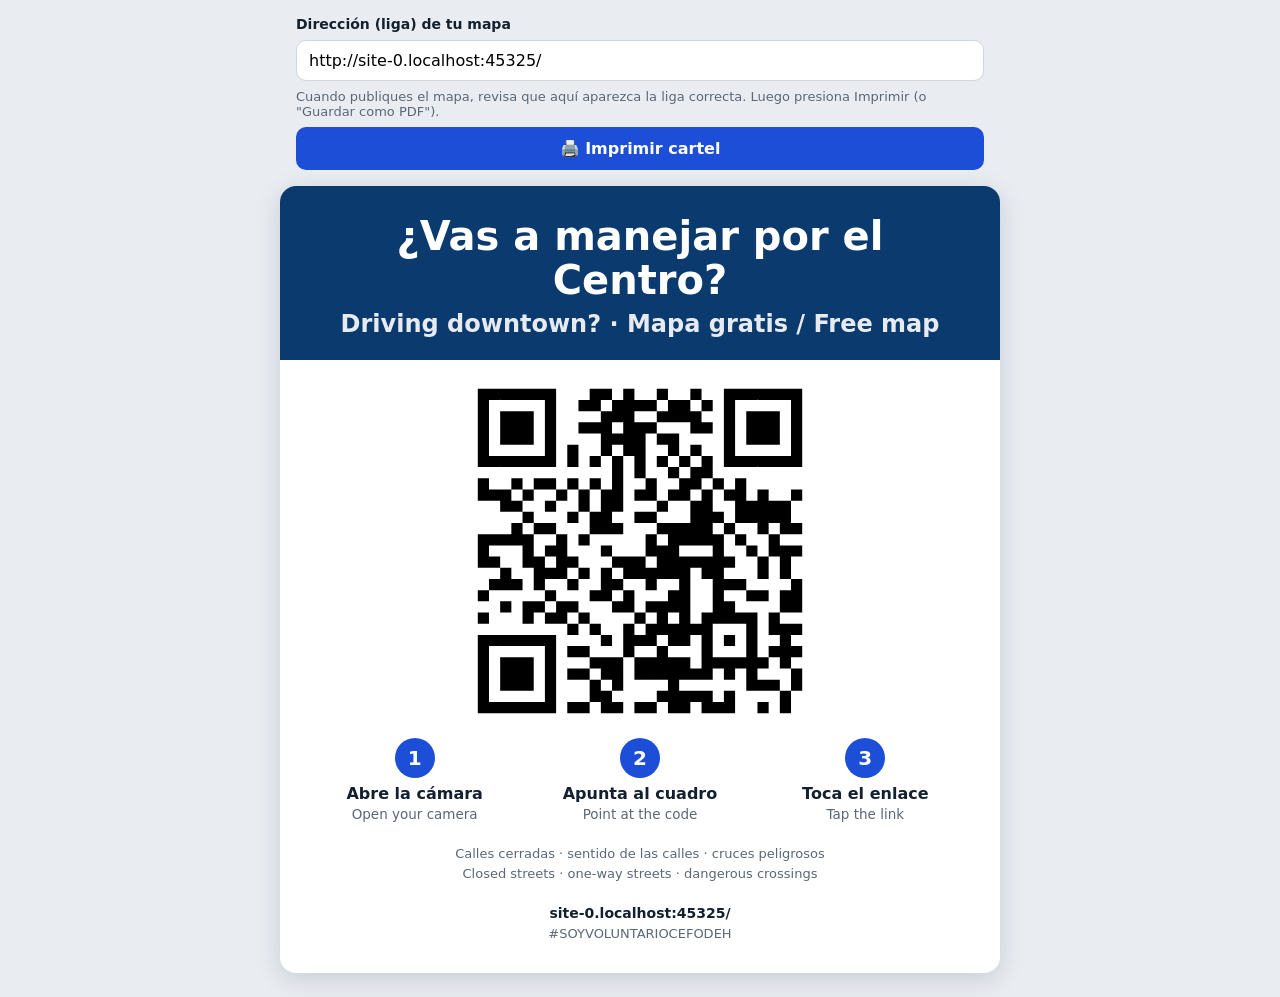
<file: qr.html>
<!doctype html>
<html lang="es">
<head>
<meta charset="utf-8">
<meta name="viewport" content="width=device-width, initial-scale=1">
<title>Cartel QR · Circulación segura</title>
<meta name="robots" content="noindex">
<style>
  :root { --azul: #0b3a6e; --azul-2: #1d4ed8; --tinta: #13202f; --gris: #5b6776; }
  * { box-sizing: border-box; }
  [hidden] { display: none !important; }
  body { margin: 0; font-family: system-ui, -apple-system, "Segoe UI", Roboto, Arial, sans-serif; color: var(--tinta); background: #e9edf2; }
  .ctrl { max-width: 720px; margin: 0 auto; padding: 16px; display: grid; gap: 8px; }
  .ctrl label { font-weight: 700; font-size: 14px; }
  .ctrl input { font: inherit; font-size: 16px; padding: 10px 12px; border: 1px solid #cfd6de; border-radius: 10px; width: 100%; }
  .ctrl button { font: inherit; font-weight: 700; border: 0; border-radius: 10px; padding: 12px; background: var(--azul-2); color: #fff; cursor: pointer; }
  .ctrl p { margin: 0; font-size: 13px; color: var(--gris); }
  .cartel {
    width: 100%; max-width: 720px; margin: 0 auto 24px; background: #fff; border-radius: 16px; overflow: hidden;
    box-shadow: 0 6px 24px rgba(15,30,50,.15);
  }
  .cab { background: var(--azul); color: #fff; padding: 28px 28px 22px; text-align: center; }
  .cab h1 { margin: 0; font-size: clamp(26px, 6vw, 40px); line-height: 1.1; }
  .cab h2 { margin: 8px 0 0; font-size: clamp(17px, 4vw, 24px); font-weight: 600; opacity: .9; }
  .cuerpo { padding: 26px 28px 30px; text-align: center; }
  #qr { width: min(330px, 80%); margin: 0 auto; }
  #qr svg { width: 100%; height: auto; display: block; }
  .pasos { display: grid; grid-template-columns: repeat(3, 1fr); gap: 12px; margin-top: 22px; text-align: center; }
  .paso b { display: grid; place-items: center; width: 40px; height: 40px; margin: 0 auto 6px; border-radius: 50%; background: var(--azul-2); color: #fff; font-size: 20px; }
  .paso span { display: block; font-size: 16px; font-weight: 700; line-height: 1.25; }
  .paso small { display: block; font-size: 13.5px; color: var(--gris); margin-top: 2px; }
  .pie { margin-top: 22px; font-size: 13px; color: var(--gris); line-height: 1.5; }
  .pie .liga { font-size: 14px; color: var(--tinta); font-weight: 700; word-break: break-all; }
  @media (max-width: 480px) { .pasos { grid-template-columns: 1fr; } }
  @media print {
    @page { size: letter; margin: 10mm; }
    body { background: #fff; }
    .ctrl { display: none; }
    .cartel { box-shadow: none; border-radius: 0; max-width: none; margin: 0; }
    .cab { -webkit-print-color-adjust: exact; print-color-adjust: exact; }
    .paso b { -webkit-print-color-adjust: exact; print-color-adjust: exact; }
    #qr { width: 95mm; }
  }
</style>
</head>
<body>

<div class="ctrl">
  <label for="url">Dirección (liga) de tu mapa</label>
  <input id="url" inputmode="url">
  <p>Cuando publiques el mapa, revisa que aquí aparezca la liga correcta. Luego presiona Imprimir (o "Guardar como PDF").</p>
  <button type="button" onclick="window.print()">🖨️ Imprimir cartel</button>
</div>

<div class="cartel">
  <div class="cab">
    <h1>¿Vas a manejar por el Centro?</h1>
    <h2>Driving downtown? · Mapa gratis / Free map</h2>
  </div>
  <div class="cuerpo">
    <div id="qr"></div>
    <div class="pasos">
      <div class="paso"><b>1</b><span>Abre la cámara</span><small>Open your camera</small></div>
      <div class="paso"><b>2</b><span>Apunta al cuadro</span><small>Point at the code</small></div>
      <div class="paso"><b>3</b><span>Toca el enlace</span><small>Tap the link</small></div>
    </div>
    <div class="pie">
      Calles cerradas · sentido de las calles · cruces peligrosos<br>
      Closed streets · one-way streets · dangerous crossings<br><br>
      <span class="liga" id="ligaTxt"></span><br>
      #SOYVOLUNTARIOCEFODEH
    </div>
  </div>
</div>

<script src="lib/qrcode.js"></script>
<script>
  const input = document.getElementById('url');
  const base = location.href.replace(/qr\.html.*$/, '');
  input.value = /^https?:/.test(base) ? base : 'https://TU-USUARIO.github.io/circulacion-segura/';
  function pintar() {
    const q = qrcode(0, 'M');
    q.addData(input.value.trim());
    q.make();
    document.getElementById('qr').innerHTML = q.createSvgTag({ cellSize: 8, margin: 2, scalable: true });
    document.getElementById('ligaTxt').textContent = input.value.trim().replace(/^https?:\/\//, '');
  }
  input.addEventListener('input', pintar);
  pintar();
</script>
</body>
</html>
</file>
